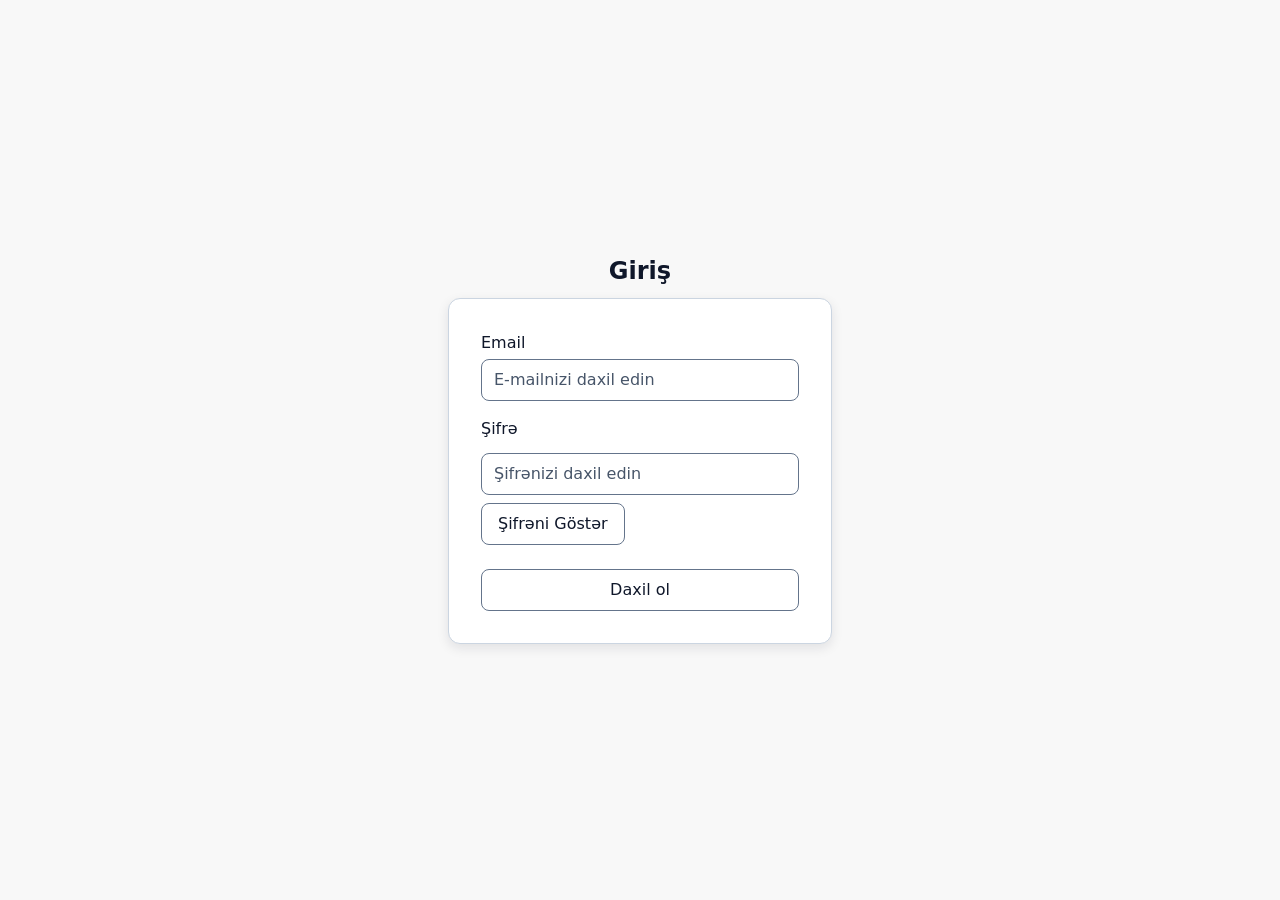
<file: index.html>
<!DOCTYPE html>
<html lang="az">

<head>
    <meta charset="UTF-8">
    <meta name="viewport" content="width=device-width, initial-scale=1.0">
    <title>Giriş - Kurs Mərkəzi Paneli</title>
    <link rel="stylesheet" href="css/tokens.css">
    <link rel="stylesheet" href="css/base.css">
    <link rel="stylesheet" href="css/layout.css">
    <link rel="stylesheet" href="css/components.css">
</head>

<body>
    <!--Əsas hissə-->
    <main>
        <h1>Giriş</h1>
        <form id="loginForm">
            <div>
                <label for="email">Email</label>
                <input type="email" id="email" name="email" placeholder="E-mailnizi daxil edin" required>
            </div>
            <div>
                <label for="password">Şifrə</label>
                <input type="password" id="password" name="password" placeholder="Şifrənizi daxil edin" required>
                <button type="button" id="togglePassword" aria-controls="password">Şifrəni Göstər</button>
            </div>
            <p id="errorMessage" role="alert" hidden>Şifrənizi düzgün daxil edin</p>
            <button type="submit">Daxil ol</button>
        </form>
    </main>
    <script src="js/api.js" defer></script>
    <script src="js/ui.js" defer></script>
</body>

</html>
</file>
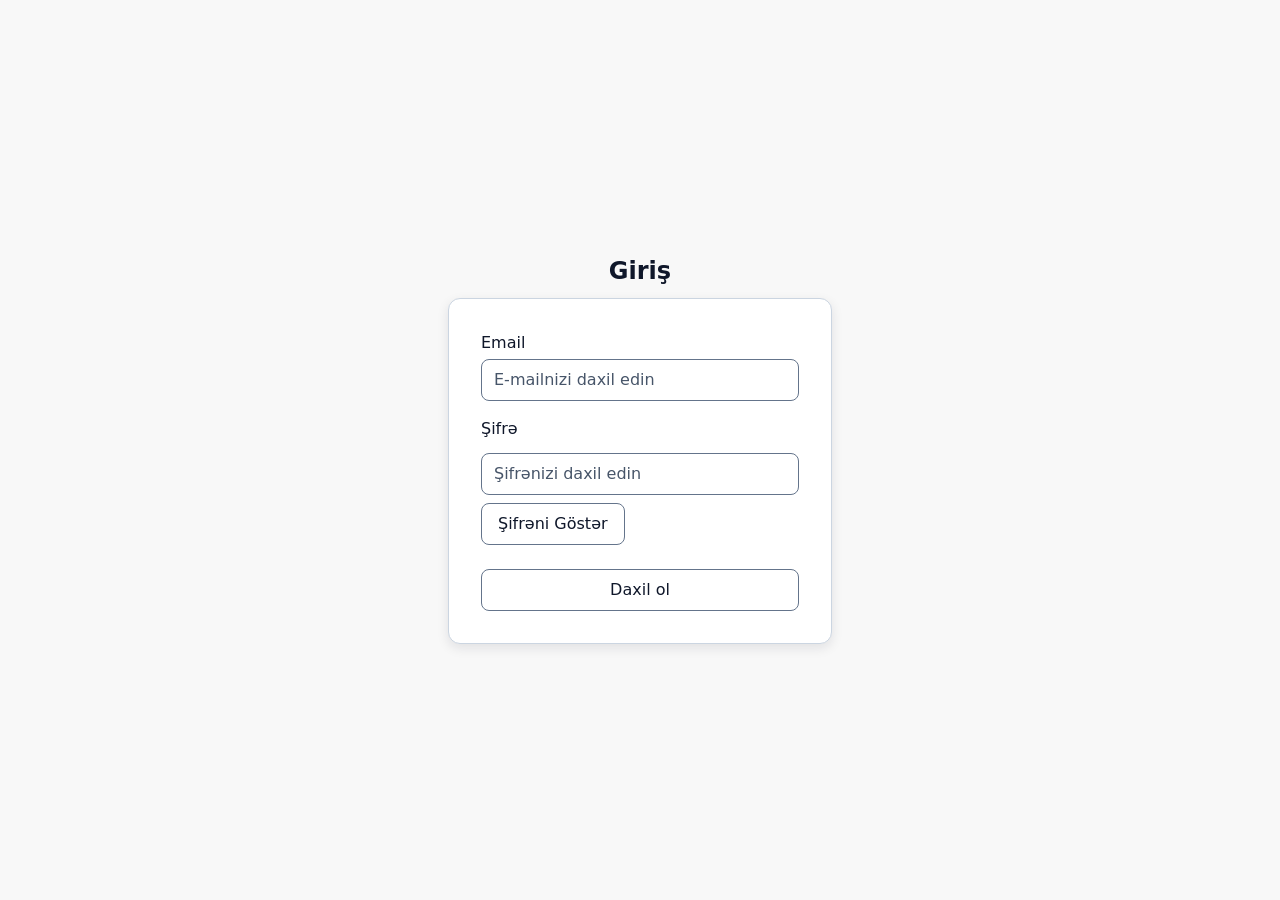
<file: html/index.html>
<!DOCTYPE html>
<html lang="az">

<head>
    <meta charset="UTF-8">
    <meta name="viewport" content="width=device-width, initial-scale=1.0">
    <title> Giriş - Kurs Mərkəzi Paneli</title>
    <link rel="stylesheet" href="/css/tokens.css">
    <link rel="stylesheet" href="/css/base.css">
    <link rel="stylesheet" href="/css/layout.css">
    <link rel="stylesheet" href="/css/components.css">
</head>

<body>
    <!--Əsas hissə-->
    <main>
        <h1>Giriş</h1>
        <form id="loginForm">
            <div>
                <label for="email">Email</label>
                <input type="email" id="email" name="email" placeholder="E-mailnizi daxil edin" required>
            </div>
            <div>
                <label for="password">Şifrə</label>
                <input type="password" id="password" name="password" placeholder="Şifrənizi daxil edin" required>
                <button type="button" id="togglePassword" aria-controls="password">Şifrəni Göstər</button>
            </div>
            <p id="errorMessage" role="alert" hidden>Şifrənizi düzgün daxil edin</p>
            <button type="submit">Daxil ol</button>
        </form>
    </main>
    <script src="/js/api.js" defer></script>
    <script src="/js/ui.js" defer></script>
</body>

</html>
</file>
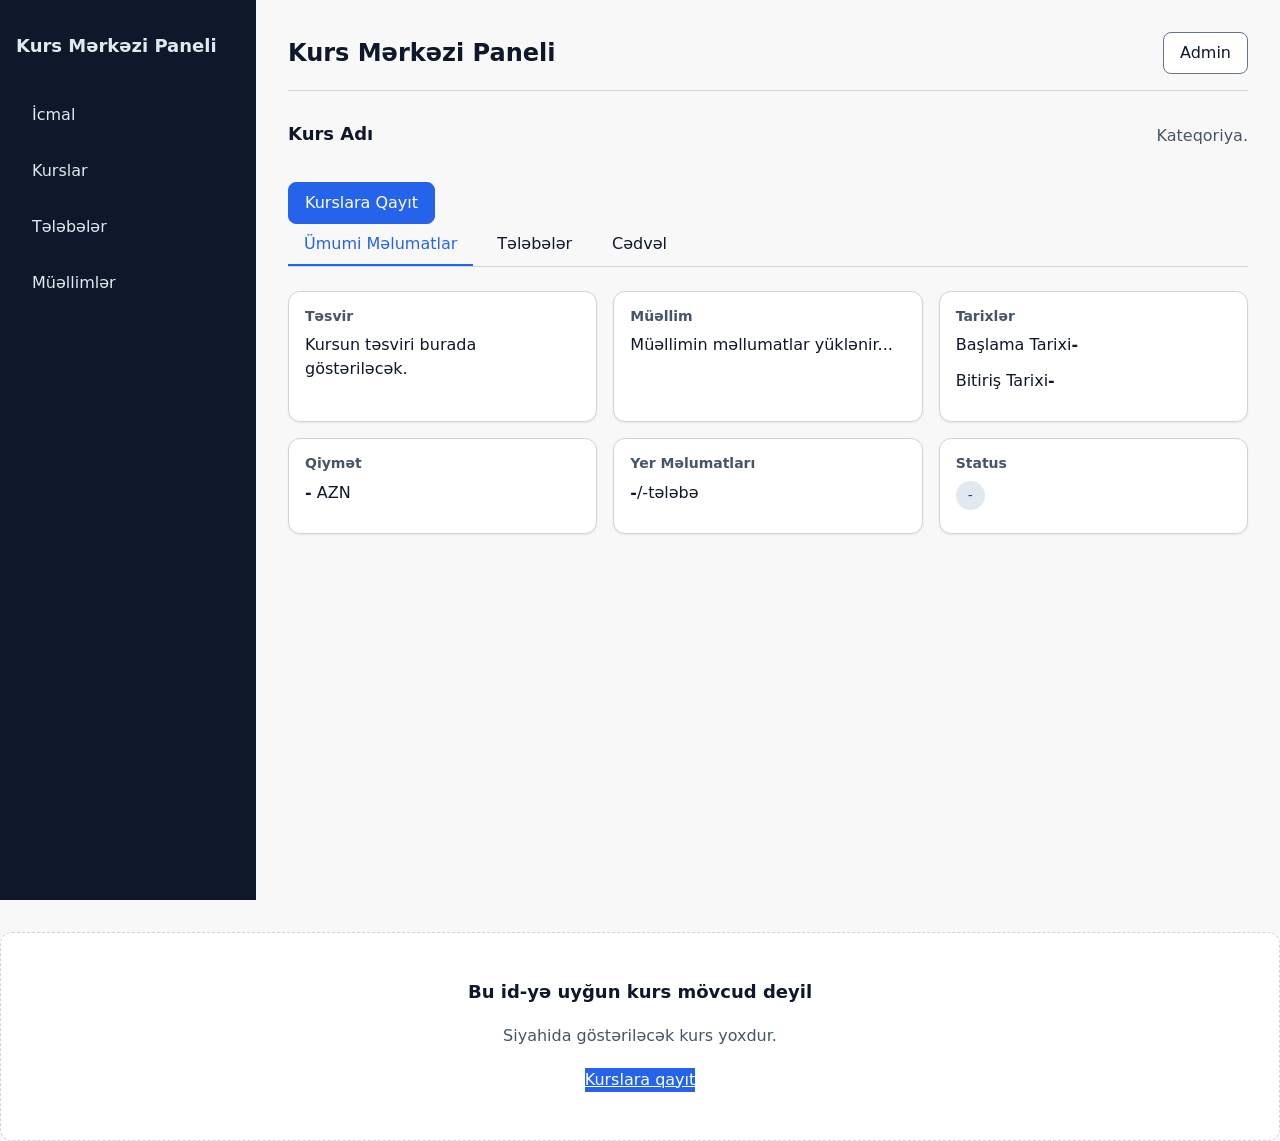
<file: kurs.html>
<!DOCTYPE html>
<html lang="az">

<head>
    <meta charset="UTF-8">
    <meta name="viewport" content="width=device-width, initial-scale=1.0">
    <title>Kurs Mərkəzi Paneli</title>
    <link rel="stylesheet" href="css/tokens.css">
    <link rel="stylesheet" href="css/base.css">
    <link rel="stylesheet" href="css/layout.css">
    <link rel="stylesheet" href="css/components.css">
</head>

<body>

    <!-- mobil sidebar -->
    <button class="menu-button" type="button" aria-label="Menyunu aç" aria-expanded="false"
        aria-controls="sidebar">☰</button>

    <!-- yan panel -->
    <aside class="sidebar" id="sidebar">
        <p class="sidebar-title"> Kurs Mərkəzi Paneli</p>
        <nav aria-label="Əsas naviqasiya">
            <a href="panel.html">İcmal</a>
            <a href="kurslar.html">Kurslar</a>
            <a href="telebeler.html">Tələbələr</a>
            <a href="muellimler.html">Müəllimlər</a>
        </nav>
    </aside>

    <!--Əsas hissə-->
    <div class="main-content">
        <!-- yuxarı hissə -->
        <header class="topbar">
            <h1 id="pageTitle">Kurs Mərkəzi Paneli</h1>
            <div class="user-menu">
                <button type="button">Admin</button>
                <div id="dropdown" class="dropdown" hidden>
                    <div class="dropdown-content">
                        <div class="admin-card">
                            <div class="admin-avatar">
                                <label for="profileImageInput" class="avatar-label">
                                    <input type="file" id="profileImageInput" accept="image/*" hidden>
                                    <img src="data/def.png" alt="Admin Avatar" id="profileImage">
                                </label>
                                <strong>Admin</strong>
                                <small>admin@example.com</small>
                            </div>
                        </div>
                    </div>
                    <a href="#">Profil</a>
                    <a href="#">Ayarlar</a>
                    <a href="#">Parolu idarə et</a>
                    <a href="#">Yeni profil əlavə et</a>
                    <button type="button" id="logoutButton">Çıxış</button>
                </div>
            </div>
        </header>
        <!--sehife mezmunu-->
        <div class="page-content">
            <div class="loading-state" role="status" hidden>
                <div class="skeleton"></div>
                <div class="skeleton"></div>
                <div class="skeleton"></div>
            </div>
            <div class="page-header">
                <h2 id="courseName">Kurs Adı</h2>
                <p id="courseCategory">Kateqoriya.</p>
            </div>
            <button type="button" class="primary-button" id="addCourseButton"><a href="kurslar.html"
                    class="secondary-button"></a>Kurslara Qayıt</button>
        </div>

        <main>
            <!-- Tablar -->
            <div class="tabs">
                <button class="tab-button active" data-tab="general" type="button">Ümumi Məlumatlar</button>
                <button class="tab-button" data-tab="students" type="button">Tələbələr</button>
                <button class="tab-button" data-tab="schedule" type="button">Cədvəl</button>
            </div>
            <!-- Ümumi Məlumatlar -->
            <div class="tab-content active" id="general">
                <div class="course-info">
                    <!-- tesvir -->
                    <div class="info-card">
                        <h2>Təsvir</h2>
                        <p id="courseDescription">Kursun təsviri burada göstəriləcək.</p>
                    </div>
                    <!-- Müəllim  -->
                    <div class="info-card">
                        <h2>Müəllim</h2>
                        <p id="courseTeacher">Müəllimin məllumatlar yüklənir...</p>
                    </div>
                    <!-- Tarixlər -->
                    <div class="info-card">
                        <h2>Tarixlər</h2>
                        <p> Başlama Tarixi<strong id="courseStartDate">-</strong></p>
                        <p> Bitiriş Tarixi<strong id="courseEndDate">-</strong></p>
                    </div>
                    <!-- Qiymət -->
                    <div class="info-card">
                        <h2>Qiymət</h2>
                        <p><strong id="coursePrice">-</strong> AZN</p>
                    </div>
                    <!-- Yer Məlumatları -->
                    <div class="info-card">
                        <h2>Yer Məlumatları</h2>
                        <p><strong id="courseStudentCount">-</strong>/<span id="courseLocation">-</span>tələbə</p>
                    </div>
                    <!-- Status -->
                    <div class="info-card">
                        <h2>Status</h2>
                        <span id="courseStatus" class="status">-</span>
                    </div>
                </div>
            </div>
            <!-- Tələbələr -->
            <div class="tab-content" id="students" hidden>
                <div class="section-header">
                    <h2>Tələbələr</h2>
                    <button type="button" class="primary-button" id="addStudentButton">+ Yeni Tələbə Əlavə Et</button>
                    <p> Bu kursa yazılan tələbələr </p>
                </div>

                <div class="table-container">
                    <table class="data-table">
                        <thead>
                            <tr>
                                <th>ID</th>
                                <th>Ad Soyad</th>
                                <th>E-Poct</th>
                                <th>Telefon</th>
                                <th>Qeydiyyat Tarixi</th>
                                <th>Status</th>
                            </tr>
                        </thead>
                        <tbody id="studentTableBody">
                            <!-- Tələbə məlumatları burada Js ile yuklenecek -->
                        </tbody>
                    </table>
                </div>
            </div>
            <!-- Cədvəl -->
            <div class="tab-content" id="schedule" hidden>
                <div class="section-header">
                    <h2>Dərs Cədvəli</h2>
                    <p> Bu kursun dərs cədvəli və saatları </p>
                </div>

                <div class="table-container">
                    <table class="data-table">
                        <thead>
                            <tr>
                                <th>Gün</th>
                                <th>Başlama Saatı</th>
                                <th>Müddət (dəq)</th>
                            </tr>
                        </thead>
                        <tbody id="scheduleTableBody">
                            <!-- Cədvəl məlumatları burada Js ile yuklenecek -->
                        </tbody>
                    </table>
                </div>
            </div>
            <div id="toast" class="toast" role="alert" aria-live="polite" hidden>
                <span id="toastMessage">Kurs məlumatları uğurla yeniləndi.</span>
            </div>
            <dialog id="studentModal">
                <form method="dialog" id="studentForm">
                    <h2 id="modalTitle">Yeni Tələbə əlavə et</h2>

                    <label for="studentAd">Ad Soyad:</label>
                    <input type="text" id="studentAd" name="ad" required>
                    <p class="field-error" id="studentAdError" hidden></p>

                    <label for="studentEmail">Email:</label>
                    <input type="email" id="studentEmail" name="epoct" required>
                    <p class="field-error" id="studentEmailError" hidden></p>

                    <label for="studentPhone">Telefon:</label>
                    <input type="tel" id="studentPhone" name="telefon" required>
                    <p class="field-error" id="studentPhoneError" hidden></p>

                    <label for="studentStatus">Status:</label>
                    <select id="studentStatus" name="status" required>
                        <option value="">Status seçin</option>
                        <option value="aktiv">Aktiv</option>
                        <option value="dondurulub">Dondurulub</option>
                        <option value="bitirib">Bitirib</option>
                    </select>

                    <div class="modal-actions">
                        <button type="submit" class="primary-button" id="saveStudentButton">Yadda saxla</button>
                        <button type="button" id="cancelButton">Ləğv et</button>
                    </div>
                </form>
            </dialog>

        </main>
    </div>
    <!-- Bos veziyyet -->
    <div class="empty-state" hidden>
        <h2>Bu id-yə uyğun kurs mövcud deyil</h2>
        <p>Siyahida göstəriləcək kurs yoxdur.</p>
        <a href="kurslar.html" class="primary-button">Kurslara qayıt</a>
    </div>
    <!-- Xəta veziyyet -->
    <div class="error-state" role="alert" hidden>
        <h2>Xəta baş verdi</h2>
        <p>Kurs məlumatlarını yükləmək mümkün olmadı. Zəhmət olmasa, yenidən cəhd edin.</p>
        <button type="button" class="primary-button">Yenidən Yüklə</button>
    </div>

    <script src="js/api.js" defer></script>
    <script src="js/ui.js" defer></script>
    <script src="js/kurslar.js" defer></script>
    <script src="js/telebeler.js" defer></script>

</body>

</html>
</file>
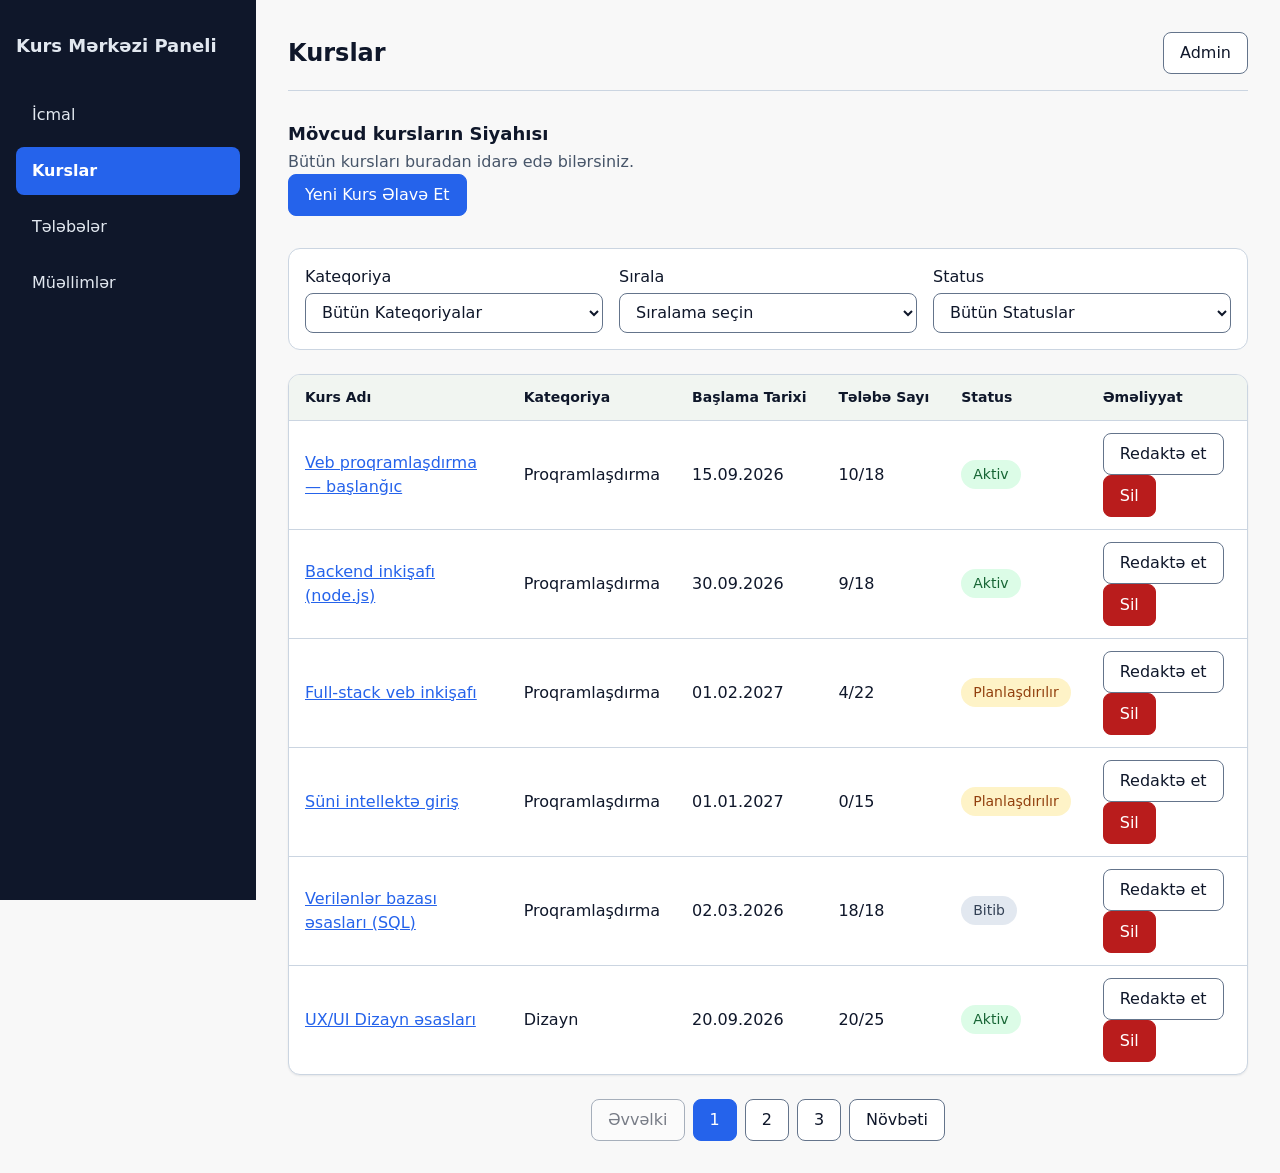
<file: kurslar.html>
<!DOCTYPE html>
<html lang="az">

<head>
    <meta charset="UTF-8">
    <meta name="viewport" content="width=device-width, initial-scale=1.0">
    <title>Kurslar - Kurs Mərkəzi Paneli</title>
    <link rel="stylesheet" href="css/tokens.css">
    <link rel="stylesheet" href="css/base.css">
    <link rel="stylesheet" href="css/layout.css">
    <link rel="stylesheet" href="css/components.css">
</head>

<body>

    <!-- mobil sidebar -->
    <button class="menu-button" type="button" aria-label="Menyunu aç" aria-expanded="false"
        aria-controls="sidebar">☰</button>

    <!-- yan panel -->
    <aside class="sidebar" id="sidebar">
        <p class="sidebar-title"> Kurs Mərkəzi Paneli</p>
        <nav aria-label="Əsas naviqasiya">
            <a href="panel.html">İcmal</a>
            <a href="kurslar.html" aria-current="page">Kurslar</a>
            <a href="telebeler.html">Tələbələr</a>
            <a href="muellimler.html">Müəllimlər</a>
        </nav>
    </aside>

    <!--Əsas hissə-->
    <div class="main-content">
        <header class="topbar">
            <h1 id="pageTitle">Kurslar</h1>
            <div class="user-menu">
                <button type="button">Admin</button>
                <div id="dropdown" class="dropdown" hidden>
                    <div class="dropdown-content">
                        <div class="admin-card">
                            <div class="admin-avatar">
                                <label for="profileImageInput" class="avatar-label">
                                    <input type="file" id="profileImageInput" accept="image/*" hidden>
                                    <img src="data/def.png" alt="Admin Avatar" id="profileImage">
                                </label>
                                <strong>Admin</strong>
                                <small>admin@example.com</small>
                            </div>
                        </div>
                    </div>
                    <a href="#">Profil</a>
                    <a href="#">Ayarlar</a>
                    <a href="#">Parolu idarə et</a>
                    <a href="#">Yeni profil əlavə et</a>
                    <button type="button" id="logoutButton">Çıxış</button>
                </div>
            </div>
        </header>
        <!-- esas mezmun -->
        <main>
            <div class="page-header">
                <div>
                    <h2>Mövcud kursların Siyahısı</h2>
                    <p>Bütün kursları buradan idarə edə bilərsiniz.</p>
                    <button type="button" class="primary-button" id="addCourseButton">Yeni Kurs Əlavə Et</button>
                </div>
            </div>
            <form class="filters" aria-label="Kursları filtirlə">
                <div class="filter-group">
                    <label for="category">Kateqoriya</label>
                    <select id="category" name="kateqoriya">
                        <option value="">Bütün Kateqoriyalar</option>
                        <option value="proqramlasdirma">Proqramlaşdırma</option>
                        <option value="dil">Dil</option>
                        <option value="dizayn">Dizayn</option>
                    </select>
                </div>
                <div class="filter-group">
                    <label for="sort">Sırala</label>
                    <select id="sort" name="sort">
                        <option value="">Sıralama seçin</option>
                        <option value="ad">Ad </option>
                        <option value="baslamaTarixi">Başlama Tarixi</option>
                        <option value="yazilanSayi">Tələbə Sayı</option>
                    </select>
                </div>
                <div class="filter-group">
                    <label for="status">Status</label>
                    <select id="status" name="status">
                        <option value="">Bütün Statuslar</option>
                        <option value="aktiv">Aktiv</option>
                        <option value="bitib">Bitib</option>
                        <option value="planlasdirilir">Planlaşdırılır</option>
                    </select>
                </div>
            </form>
            <!-- kurslar cədvəli -->
            <div class="table-container">
                <table aria-label="Kurslar cədvəli">
                    <thead>
                        <tr>
                            <th scope="col"> Kurs Adı</th>
                            <th scope="col">Kateqoriya</th>
                            <th scope="col">
                                Başlama Tarixi
                            </th>
                            <th scope="col"> Tələbə Sayı </th>
                            <th scope="col">Status</th>
                            <th scope="col">Əməliyyat</th>
                        </tr>
                    </thead>
                    <tbody id="courseTableBody">
                        <!-- Kurs məlumatları burada dinamik olaraq əlavə olunacaq -->
                    </tbody>
                </table>
            </div>
            <nav class="pagination" aria-label="Kurslar üçün səhifələmə">
                <button type="button" id="prevPageButton">Əvvəlki</button>
                <button type="button" class="active">1</button>
                <button type="button">2</button>
                <button type="button" id="nextPageButton">Növbəti</button>
            </nav>
            <div class="empty-state" hidden>
                <h2>Kurs hələ əlavə edilməyib</h2>
                <p>Siyahıda göstəriləcək kurs yoxdur.</p>
                <button type="button" class="primary-button" id="addCourseButtonEmpty">Kurs əlavə et</button>
            </div>
            <!-- Xəta veziyyet -->
            <div class="error-state" role="alert" hidden>
                <h2>Xəta baş verdi</h2>
                <p>Kurs məlumatlarını yükləmək mümkün olmadı. Zəhmət olmasa, yenidən cəhd edin.</p>
                <button type="button" class="primary-button" id="retryButton">Yenidən cəhd edin</button>
            </div>
            <div class="loading-state" role="status" hidden>
                <div class="skeleton"></div>
                <div class="skeleton"></div>
                <div class="skeleton"></div>
            </div>
            <dialog id="courseModal">
                <form method="dialog" id="courseForm">
                    <h2 id="courseModalTitle">Yeni Kurs Əlavə Et</h2>

                    <label for="courseAd">Kurs adı</label>
                    <input type="text" id="courseAd" name="ad" required>
                    <p class="field-error" id="courseAdError" hidden></p>

                    <label for="courseKateqoriya">Kateqoriya</label>
                    <select id="courseKateqoriya" name="kateqoriya" required>
                        <option value="">Seçin</option>
                        <option value="proqramlasdirma">Proqramlaşdırma</option>
                        <option value="dizayn">Dizayn</option>
                        <option value="dil">Dil</option>
                    </select>
                    <p class="field-error" id="courseKateqoriyaError" hidden></p>

                    <label for="courseMuellim">Müəllim</label>
                    <select id="courseMuellim" name="muellimId" required>
                        <option value=""> Müəllim seçin</option>
                    </select>
                    <p class="field-error" id="courseMuellimError" hidden></p>

                    <label for="courseBaslama">Başlama tarixi</label>
                    <input type="date" id="courseBaslama" name="baslamaTarixi" required>
                    <p class="field-error" id="courseBaslamaError" hidden></p>

                    <label for="courseBitme">Bitmə tarixi</label>
                    <input type="date" id="courseBitme" name="bitmeTarixi" required>
                    <p class="field-error" id="courseBitmeError" hidden></p>

                    <label for="courseQiymet">Qiymət (AZN)</label>
                    <input type="number" id="courseQiymet" name="qiymet" min="0" required>
                    <p class="field-error" id="courseQiymetError" hidden></p>

                    <label for="courseYerSayi">Yer sayı</label>
                    <input type="number" id="courseYerSayi" name="yerSayi" min="1" required>
                    <p class="field-error" id="courseYerSayiError" hidden></p>
                    <div class="modal-actions">
                        <button type="submit" class="primary-button" id="saveCourseButton">Yadda saxla</button>
                        <button type="button" id="cancelCourseButton">Ləğv et</button>
                    </div>
                </form>
            </dialog>
            <dialog id="deleteCourseModal">
                <form method="dialog">
                    <h2>Təsdiqləmə</h2>
                    <p>Bu kursu silmək istədiyinizə əminsinizmi?</p>
                    <div class="modal-actions">
                        <button type="submit" class="primary-button" id="confirmDeleteCourseButton">Bəli, sil</button>
                        <button type="button" id="cancelDeleteCourseButton">Ləğv et</button>
                    </div>
                </form>
            </dialog>
        </main>
        <!-- toast  -->
         <div class="toast" id="toast" role="alert" aria-live="polite" hidden>
                <span id="toastMessage"></span>
            </div>
    </div>
    <script src="js/api.js" defer></script>
    <script src="js/ui.js" defer></script>
    <script src="js/kurslar.js" defer></script>

</body>

</html>
</file>
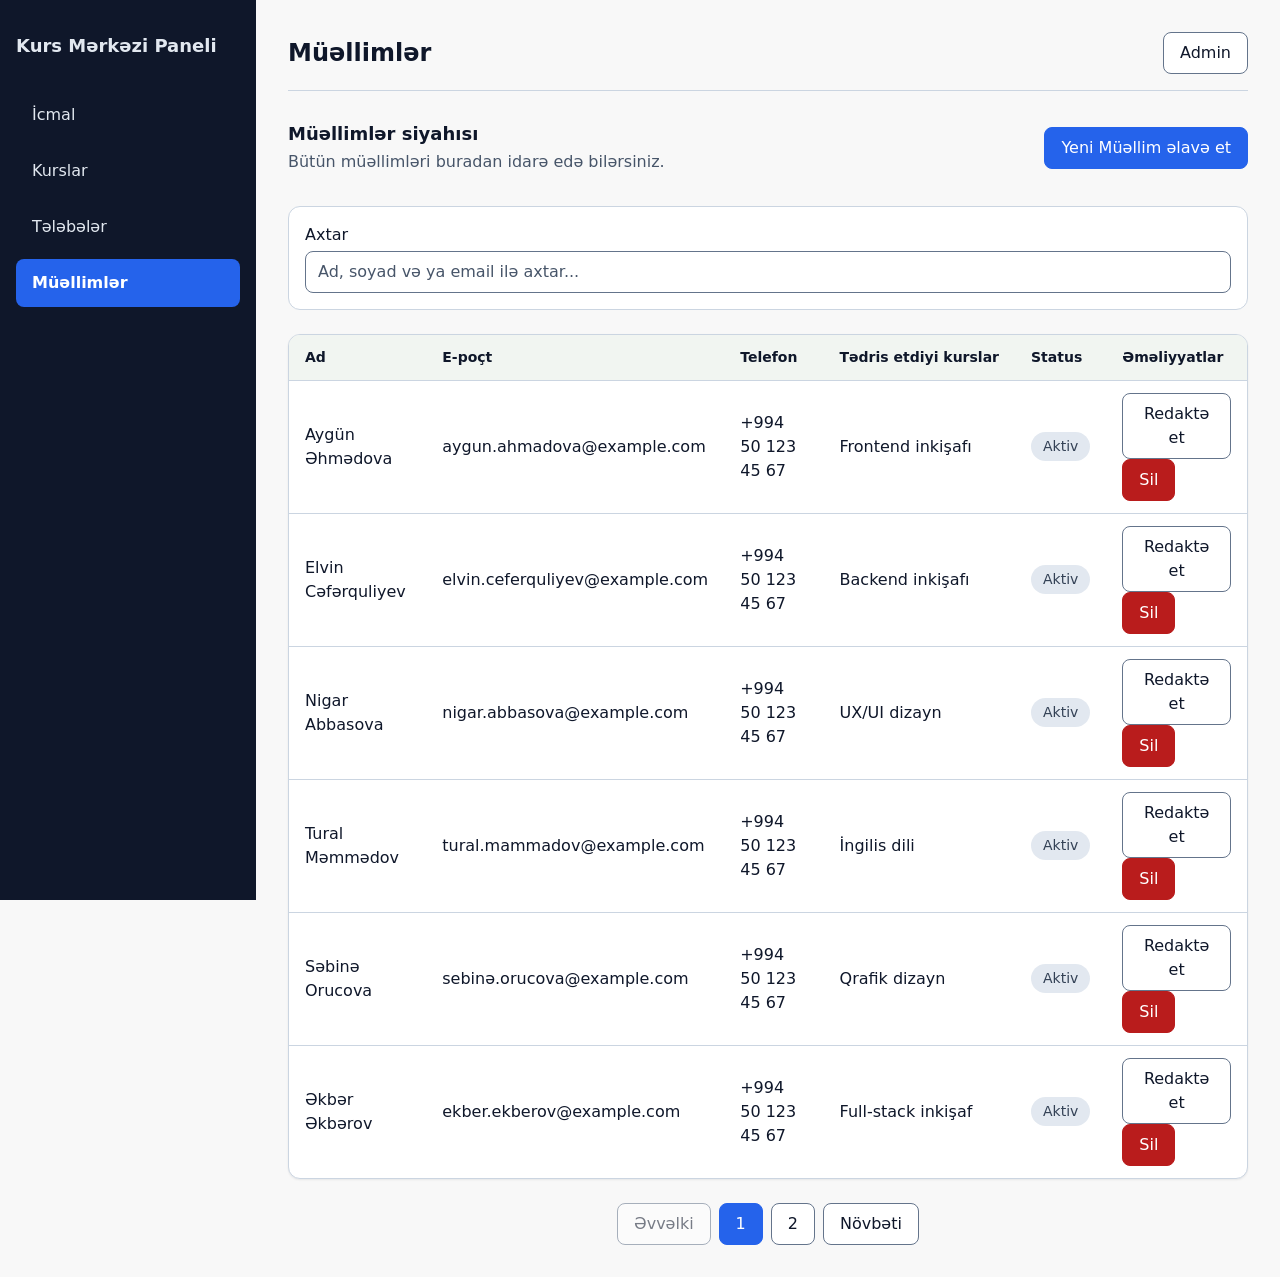
<file: muellimler.html>
<!DOCTYPE html>
<html lang="az">

<head>
    <meta charset="UTF-8">
    <meta name="viewport" content="width=device-width, initial-scale=1.0">
    <title>Müəllimlər - Kurs Mərkəzi Paneli</title>
    <link rel="stylesheet" href="css/tokens.css">
    <link rel="stylesheet" href="css/base.css">
    <link rel="stylesheet" href="css/layout.css">
    <link rel="stylesheet" href="css/components.css">
</head>

<body>

    <!-- mobil sidebar -->
    <button class="menu-button" type="button" aria-label="Menyunu aç" aria-expanded="false"
        aria-controls="sidebar">☰</button>

    <!-- yan panel -->
    <aside class="sidebar" id="sidebar">
        <p class="sidebar-title"> Kurs Mərkəzi Paneli</p>
        <nav aria-label="Əsas naviqasiya">
            <a href="panel.html">İcmal</a>
            <a href="kurslar.html">Kurslar</a>
            <a href="telebeler.html">Tələbələr</a>
            <a href="muellimler.html" aria-current="page">Müəllimlər</a>
        </nav>
    </aside>
    <!--Əsas hissə-->
    <div class="main-content">
        <!-- topbar -->
        <header class="topbar">
            <h1 id="pageTitle">Müəllimlər</h1>
            <div class="user-menu">
                <button type="button">Admin</button>
                <div id="dropdown" class="dropdown" hidden>
                    <div class="dropdown-content">
                        <div class="admin-card">
                            <div class="admin-avatar">
                                <label for="profileImageInput" class="avatar-label">
                                    <input type="file" id="profileImageInput" accept="image/*" hidden>
                                    <img src="data/def.png" alt="Admin Avatar" id="profileImage">
                                </label>
                                <strong>Admin</strong>
                                <small>admin@example.com</small>
                            </div>
                        </div>
                    </div>
                    <a href="#">Profil</a>
                    <a href="#">Ayarlar</a>
                    <a href="#">Parolu idarə et</a>
                    <a href="#">Yeni profil əlavə et</a>
                    <button type="button" id="logoutButton">Çıxış</button>
                </div>
            </div>
        </header>
        <main>
            <div class="page-header">
                <div>
                    <h2>Müəllimlər siyahısı</h2>
                    <p>Bütün müəllimləri buradan idarə edə bilərsiniz.</p>
                </div>
                <button type="button" class="primary-button" id="addTeacherButton">Yeni Müəllim əlavə et</button>
            </div>



            <!-- filter -->
            <form class="filters" aria-label="Müəllimləri filtirlə">
                <!-- search -->
                <div class="filter-group">
                    <label for="teachersearch">Axtar</label>
                    <input type="text" id="teachersearch" placeholder="Ad, soyad və ya email ilə axtar...">
                </div>


                <!-- status filter -->
                <!-- <div class="filter-group">
                    <label for="status">Status</label>
                    <select id="status" name="status">
                        <option value="">Bütün statuslar</option>
                        <option value="aktiv">Aktiv</option>
                        <option value="bitirib">Bitirib</option>
        
                    </select>
                </div> -->
            </form>



            <!-- teacher table -->
            <div class="table-container">
                <table aria-label="Müəllimlər cədvəli">
                    <thead>
                        <tr>
                            <th>Ad</th>
                            <th>E-poçt</th>
                            <th>Telefon</th>
                            <th>Tədris etdiyi kurslar</th>
                            <th>Status</th>
                            <th>Əməliyyatlar</th>
                        </tr>
                    </thead>
                    <tbody id="teacherTableBody">
                        <!-- Müəllimlər buraya əlavə olunacaq -->

                    </tbody>
                </table>
            </div>



            <!-- pagination -->
            <nav class="pagination" aria-label="Müəllimlər üçün səhifələmə">
                <button type="button" id="prevPageButton">Əvvəlki</button>
                <button type="button" class="active">1</button>
                <button type="button">2</button>
                <button type="button">3</button>
                <button type="button" id="nextPageButton">Növbəti</button>
            </nav>




            <!-- empty state -->
            <section class="empty-state" hidden>
                <h2>Müəllim əlavə edilməyib</h2>
                <p>Yeni müəllim əlavə etmək üçün yuxarıdakı "+ Yeni Müəllim əlavə et" düyməsini istifadə edin.</p>
                <button type="button" class="primary-button" id="addTeacherButtonEmpty">+ Yeni Müəllim əlavə
                    et</button>
            </section>



            <!-- loading state -->
            <div class="loading-state" role="status" hidden>
                <div class="skeleton"></div>
                <div class="skeleton"></div>
                <div class="skeleton"></div>
            </div>





            <!-- add edit teacher modal -->
            <dialog id="teacherModal">
                <form method="dialog" id="teacherForm">
                    <h2 id="modalTitle">Yeni Müəllim əlavə et</h2>

                    <label for="teacherAd">Ad Soyad:</label>
                    <input type="text" id="teacherAd" name="ad" required>
                    <p class="field-error" id="teacherAdError" hidden></p>

                    <label for="teacherEmail">Email:</label>
                    <input type="email" id="teacherEmail" name="email" required>
                    <p class="field-error" id="teacherEmailError" hidden></p>

                    <label for="teacherPhone">Telefon:</label>
                    <input type="tel" id="teacherPhone" name="telefon" required>
                    <p class="field-error" id="teacherPhoneError" hidden></p>

                    <label for="teacherCourse">Kurs:</label>
                    <select id="teacherCourse" name="kursId" required>
                        <option value=""> Seçin</option>
                    </select>
                    <p class="field-error" id="teacherCourseError" hidden></p>

                    <!-- <label for="teacherStatus">Status seçin</label>
                    <select id="teacherStatus" name="status" required>
                        <option value="">Seçin</option>
                        <option value="aktiv">Aktiv</option>
                        <option value="dondurulub">Dondurulub</option>
                        <option value="bitirib">Bitirib</option>
                    </select> -->

                    <div class="modal-actions">
                        <button type="submit" class="primary-button" id="saveTeacherButton">Yadda saxla</button>
                        <button type="button" id="cancelButton">Ləğv et</button>
                    </div>
                </form>
            </dialog>





            <!-- delete confirmation modal -->
            <dialog id="deleteConfirmationModal">
                <form method="dialog">
                    <h2>Təsdiqləmə</h2>
                    <p>Bu müəllimi silmək istədiyinizə əminsinizmi?</p>
                    <div class="modal-actions">
                        <button type="submit" class="primary-button" id="confirmDeleteButton">Bəli, sil</button>
                        <button type="button" id="cancelDeleteButton">Ləğv et</button>
                    </div>
                </form>
            </dialog>
            <!-- error modal -->
            <div class="error-state" role="alert" hidden>
                <h2>Məlumat yüklənmədi</h2>
                <p>Müəllim məlumatlarını yükləyərkən xəta baş verdi.</p>
                <button type="button" class="primary-button" id="retryButton">Yenidən cəhd edin</button>
            </div>
            <!-- Toast -->
            <div class="toast" id="toast" role="alert" aria-live="polite" hidden>
                <span id="toastMessage"></span>
            </div>
        </main>
    </div>
    <!-- shared UI JS -->
    <script src="js/api.js" defer></script>
    <script src="js/ui.js" defer> </script>
    <script src="js/telebeler.js" defer></script>
    <script src="js/muellimler.js" defer></script>
</body>
</file>
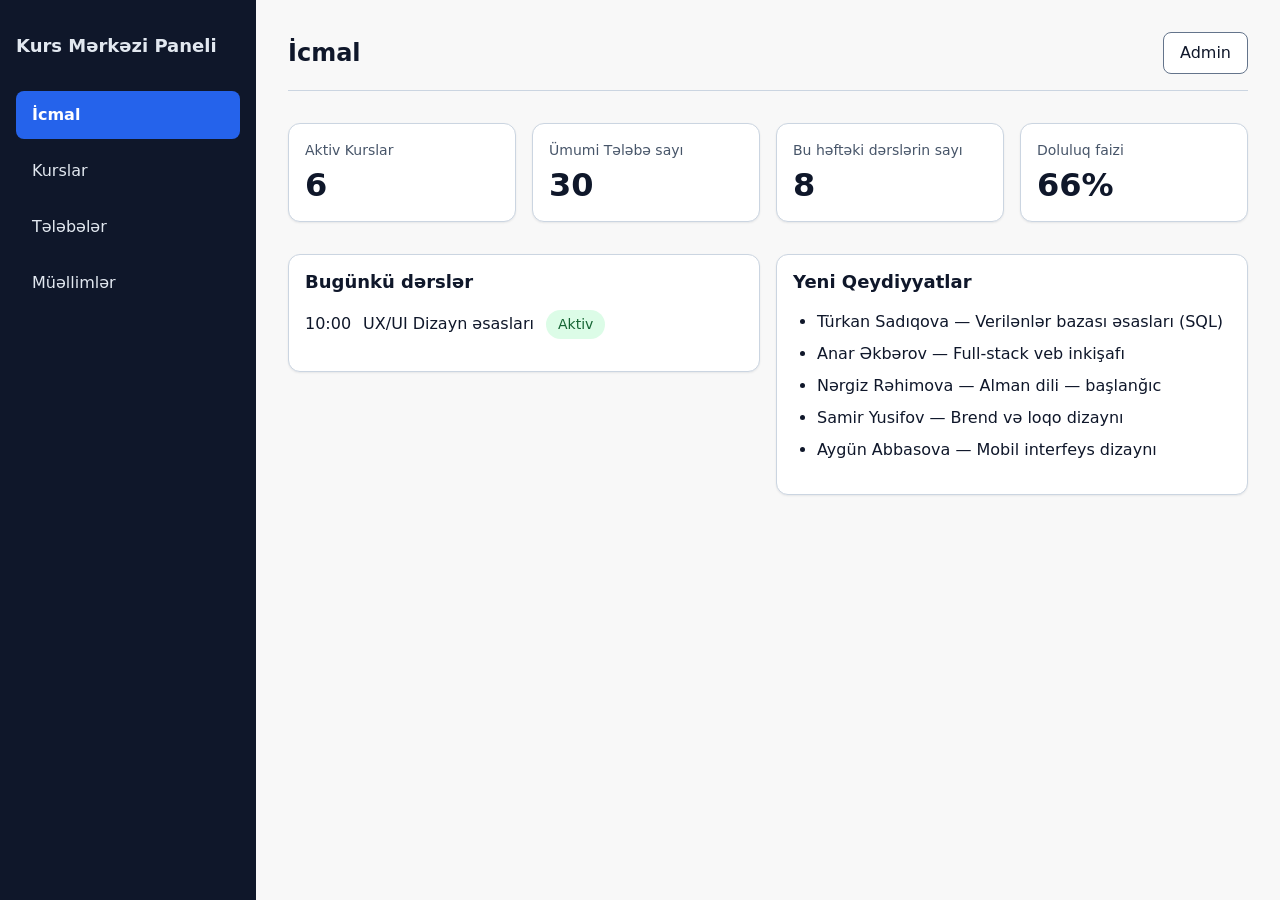
<file: panel.html>
<!DOCTYPE html>
<html lang="az">

<head>
    <meta charset="UTF-8">
    <meta name="viewport" content="width=device-width, initial-scale=1.0">
    <title>İcmal - Kurs Mərkəzi Paneli</title>
    <link rel="stylesheet" href="css/tokens.css">
    <link rel="stylesheet" href="css/base.css">
    <link rel="stylesheet" href="css/layout.css">
    <link rel="stylesheet" href="css/components.css">
</head>

<body>

    <!-- mobil sidebar -->
    <button class="menu-button" type="button" aria-label="Menyunu aç" aria-expanded="false"
        aria-controls="sidebar">☰</button>

    <!-- yan panel -->
    <aside class="sidebar" id="sidebar">
        <p class="sidebar-title"> Kurs Mərkəzi Paneli</p>
        <nav aria-label="Əsas naviqasiya">
            <a href="panel.html" aria-current="page">İcmal</a>
            <a href="kurslar.html">Kurslar</a>
            <a href="telebeler.html">Tələbələr</a>
            <a href="muellimler.html">Müəllimlər</a>
        </nav>
    </aside>

    <!-- admin buttonu -->


    <!--Əsas hissə-->
    <div class="main-content">
        <!-- yuxarı hissə -->
        <header class="topbar">
            <h1 id="pageTitle">İcmal</h1>
            <div class="user-menu">
                <button type="button">Admin</button>
                <div id="dropdown" class="dropdown" hidden>
                    <div class="dropdown-content">
                        <div class="admin-card">
                            <div class="admin-avatar">
                               <label for="profileImageInput" class="avatar-label">
                                    <input type="file" id="profileImageInput" accept="image/*" hidden>
                                    <img src="data/def.png" alt="Admin Avatar" id="profileImage">
                                </label>
                                <strong>Admin</strong>
                                <small>admin@example.com</small>
                            </div>
                        </div>
                    </div>
                     <a href="#">Profil</a>
                     <a href="#">Ayarlar</a>
                     <a href="#">Parolu idarə et</a>
                     <a href="#">Yeni profil əlavə et</a>
                    <button type="button" id="logoutButton">Çıxış</button>
                </div>
            </div>
        </header>
        <!-- Dashboard Content -->
        <main class="dashboard">
            <!-- statistics kartlar -->
            <div class="statistics" id="statsContainer">
                <div class="card skeleton"></div>
                <div class="card skeleton"></div>
                <div class="card skeleton"></div>
                <div class="card skeleton"></div>
            </div>

            <!-- bugunku dersler -->
            <div class="dashboard-content" id="dashboardContent" hidden>
                <div class="lessons-block">
                    <section class="lessons">
                        <h2>Bugünkü dərslər</h2>
                        <ul id="todayLessonsList">
                            <li>
                                <time>10:00</time>
                                <span>HTML Giriş</span>
                                <span class="status">Aktiv</span>
                            </li>
                            <li>
                                <time>11:00</time>
                                <span>CSS Təməlləri</span>
                                <span class="status">Aktiv</span>
                            </li>
                            <li>
                                <time>12:00</time>
                                <span>JavaScript Giriş</span>
                                <span class="status">Aktiv</span>
                            </li>
                        </ul>
                    </section>
                </div>
                <div class="registrations">
                    <h2>Yeni Qeydiyyatlar</h2>
                    <ul id="registrationsList">
                        <li>Əli Məmmədov - HTML&CSS</li>
                        <li>Günay Əliyeva - JavaScript</li>
                        <li>Rəşad Həsənov - Python</li>
                    </ul>
                </div>
            </div>
        </main>
    </div>

    <!-- toast  -->
    <div id="toast" class="toast" role="status" hidden>
    </div>

    <!-- Bos veziyyet -->
    <div class="empty-state" hidden>
        <h2>Heç bir kurs əlavə edilməyib</h2>
        <p>Siyahida göstəriləcək kurs yoxdur.</p>
        <button type="button" class="primary-button">Kurs əlavə et</button>
    </div>

    <!-- Xəta veziyyet -->
    <div class="error-state" role="alert" hidden>
        <h2>Xəta baş verdi</h2>
        <p>Kurs məlumatlarını yükləmək mümkün olmadı. Zəhmət olmasa, yenidən cəhd edin.</p>
        <button type="button" class="primary-button">Yenidən Yüklə</button>
    </div>



    <script src="js/api.js" defer></script>
    <script src="js/ui.js" defer></script>
    <script src="js/kurslar.js" defer></script>
    <script src="js/telebeler.js" defer></script>

</body>

</html>
</file>
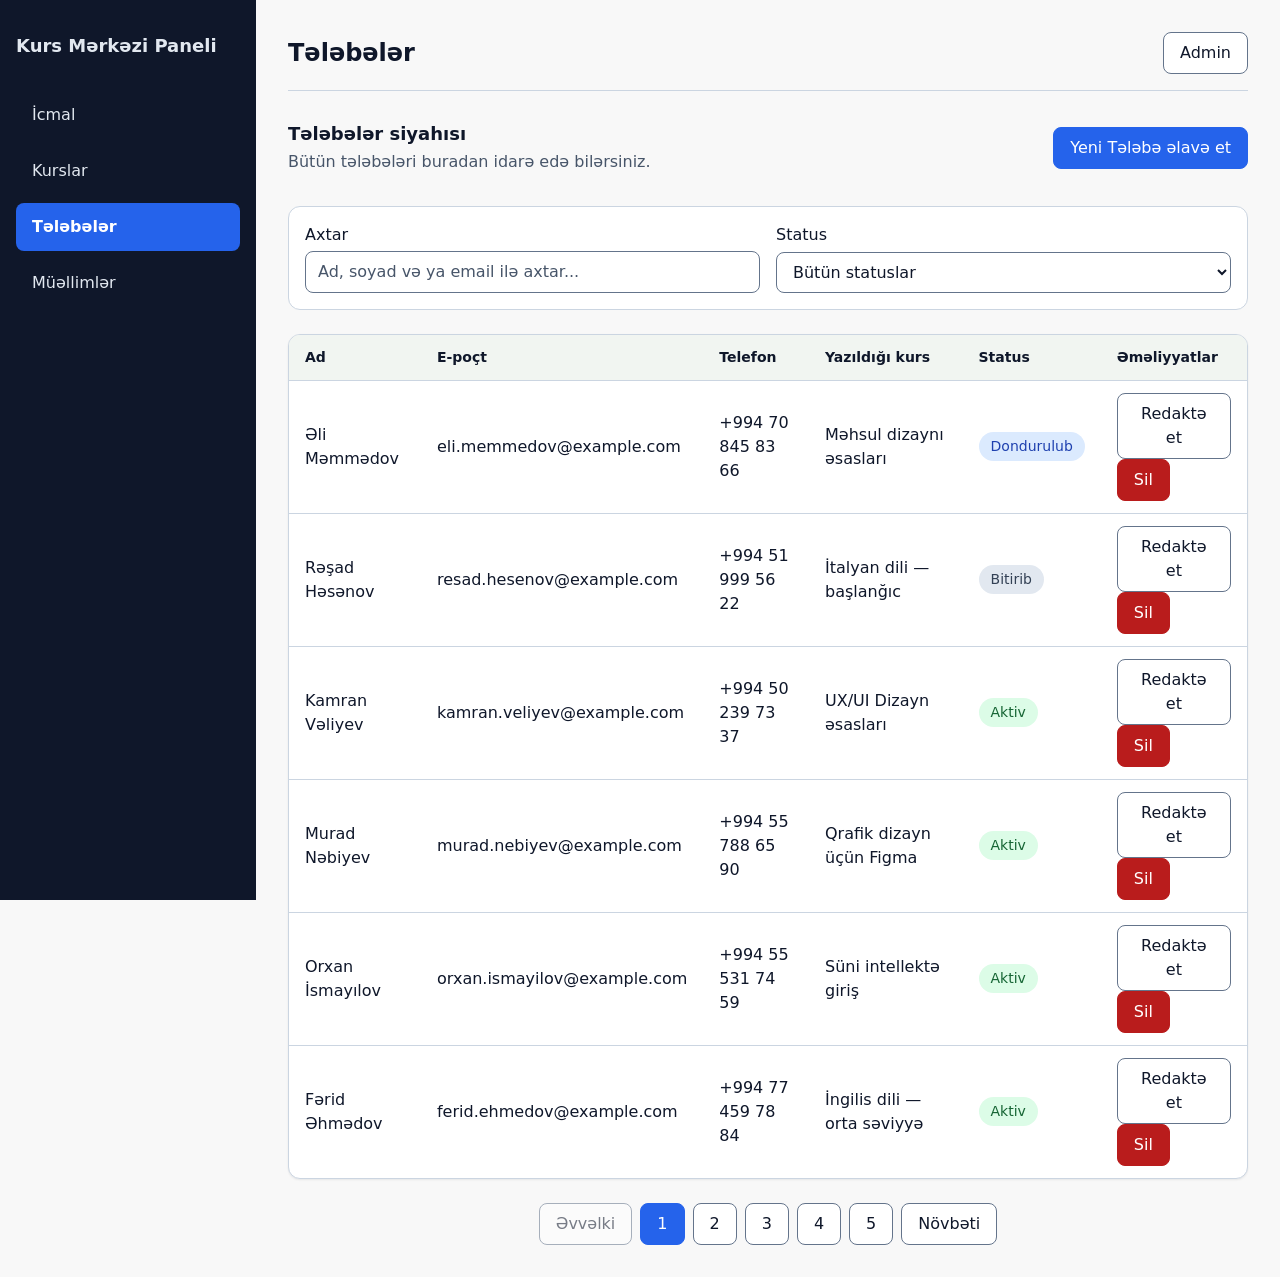
<file: telebeler.html>
<!DOCTYPE html>
<html lang="az">

<head>
    <meta charset="UTF-8">
    <meta name="viewport" content="width=device-width, initial-scale=1.0">
    <title>Tələbələr - Kurs Mərkəzi Paneli</title>
    <link rel="stylesheet" href="css/tokens.css">
    <link rel="stylesheet" href="css/base.css">
    <link rel="stylesheet" href="css/layout.css">
    <link rel="stylesheet" href="css/components.css">
</head>

<body>

    <!-- mobil sidebar -->
    <button class="menu-button" type="button" aria-label="Menyunu aç" aria-expanded="false"
        aria-controls="sidebar">☰</button>

    <!-- yan panel -->
    <aside class="sidebar" id="sidebar">
        <p class="sidebar-title"> Kurs Mərkəzi Paneli</p>
        <nav aria-label="Əsas naviqasiya">
            <a href="panel.html">İcmal</a>
            <a href="kurslar.html">Kurslar</a>
            <a href="telebeler.html" aria-current="page">Tələbələr</a>
            <a href="muellimler.html">Müəllimlər</a>
        </nav>
    </aside>



    <!--Əsas hissə-->
    <div class="main-content">
        <!-- topbar -->
        <header class="topbar">
            <h1 id="pageTitle">Tələbələr</h1>
            <div class="user-menu">
                <button type="button">Admin</button>
                <div id="dropdown" class="dropdown" hidden>
                    <div class="dropdown-content">
                        <div class="admin-card">
                            <div class="admin-avatar">
                                <label for="profileImageInput" class="avatar-label">
                                    <input type="file" id="profileImageInput" accept="image/*" hidden>
                                    <img src="data/def.png" alt="Admin Avatar" id="profileImage">
                                </label>
                                <strong>Admin</strong>
                                <small>admin@example.com</small>
                            </div>
                        </div>
                    </div>
                    <a href="#">Profil</a>
                    <a href="#">Ayarlar</a>
                    <a href="#">Parolu idarə et</a>
                    <a href="#">Yeni profil əlavə et</a>
                    <button type="button" id="logoutButton">Çıxış</button>
                </div>
            </div>
        </header>
        <main>
            <div class="page-header">
                <div>
                    <h2>Tələbələr siyahısı</h2>
                    <p>Bütün tələbələri buradan idarə edə bilərsiniz.</p>
                </div>
                <button type="button" class="primary-button" id="addStudentButton">Yeni Tələbə əlavə et</button>
            </div>



            <!-- filter -->
            <form class="filters" aria-label="Tələbələri filtirlə">
                <!-- search -->
                <div class="filter-group">
                    <label for="studentsearch">Axtar</label>
                    <input type="text" id="studentsearch" placeholder="Ad, soyad və ya email ilə axtar...">
                </div>


                <!-- status filter -->
                <div class="filter-group">
                    <label for="status">Status</label>
                    <select id="status" name="status">
                        <option value="">Bütün statuslar</option>
                        <option value="aktiv">Aktiv</option>
                        <option value="bitirib">Bitirib</option>
                        <option value="dondurulub">Dondurulub</option>
                    </select>
                </div>
            </form>



            <!-- student table -->
            <div class="table-container">
                <table aria-label="Tələbələr cədvəli">
                    <thead>
                        <tr>
                            <th>Ad</th>
                            <th>E-poçt</th>
                            <th>Telefon</th>
                            <th>Yazıldığı kurs</th>
                            <th>Status</th>
                            <th>Əməliyyatlar</th>
                        </tr>
                    </thead>
                    <tbody id="studentTableBody">
                        <!-- Tələbələr buraya əlavə olunacaq -->

                    </tbody>
                </table>
            </div>



            <!-- pagination -->
            <nav class="pagination" aria-label="Tələbələr üçün səhifələmə">
                <button type="button" id="prevPageButton">Əvvəlki</button>
                <button type="button" class="active">1</button>
                <button type="button">2</button>
                <button type="button">3</button>
                <button type="button" id="nextPageButton">Növbəti</button>
            </nav>




            <!-- empty state -->
            <section class="empty-state" hidden>
                <h2>Tələbə əlavə edilməyib</h2>
                <p>Yeni tələbə əlavə etmək üçün yuxarıdakı "+ Yeni Tələbə əlavə et" düyməsini istifadə edin.</p>
                <button type="button" class="primary-button" id="addStudentButtonEmpty">+ Yeni Tələbə əlavə
                    et</button>
            </section>



            <!-- loading state -->
            <div class="loading-state" role="status" hidden>
                <div class="skeleton"></div>
                <div class="skeleton"></div>
                <div class="skeleton"></div>
            </div>





            <!-- add edit student modal -->
            <dialog id="studentModal">
                <form method="dialog" id="studentForm">
                    <h2 id="modalTitle">Yeni Tələbə əlavə et</h2>

                    <label for="studentAd">Ad Soyad:</label>
                    <input type="text" id="studentAd" name="ad" required>
                    <p class="field-error" id="studentAdError" hidden></p>

                    <label for="studentEmail">Email:</label>
                    <input type="email" id="studentEmail" name="epoct" required>
                    <p class="field-error" id="studentEmailError" hidden></p>

                    <label for="studentPhone">Telefon:</label>
                    <input type="tel" id="studentPhone" name="telefon" required>
                    <p class="field-error" id="studentPhoneError" hidden></p>

                    <label for="studentCourse">Kurs:</label>
                    <select id="studentCourse" name="kursId" required>
                        <option value=""> Seçin</option>
                    </select>
                    <p class="field-error" id="studentCourseError" hidden></p>

                    <label for="studentStatus">Status seçin</label>
                    <select id="studentStatus" name="status" required>
                        <option value="">Seçin</option>
                        <option value="aktiv">Aktiv</option>
                        <option value="dondurulub">Dondurulub</option>
                        <option value="bitirib">Bitirib</option>
                    </select>

                    <div class="modal-actions">
                        <button type="submit" class="primary-button" id="saveStudentButton">Yadda saxla</button>
                        <button type="button" id="cancelButton">Ləğv et</button>
                    </div>
                </form>
            </dialog>





            <!-- delete confirmation modal -->
            <dialog id="deleteConfirmationModal">
                <form method="dialog">
                    <h2>Təsdiqləmə</h2>
                    <p>Bu tələbəni silmək istədiyinizə əminsinizmi?</p>
                    <div class="modal-actions">
                        <button type="submit" class="primary-button" id="confirmDeleteButton">Bəli, sil</button>
                        <button type="button" id="cancelDeleteButton">Ləğv et</button>
                    </div>
                </form>
            </dialog>
            <!-- error modal -->
            <div class="error-state" role="alert" hidden>
                <h2>Məlumat yüklənmədi</h2>
                <p>Tələbə məlumatlarını yükləyərkən xəta baş verdi.</p>
                <button type="button" class="primary-button" id="retryButton">Yenidən cəhd edin</button>
            </div>
            <!-- Toast -->
            <div class="toast" id="toast" role="alert" aria-live="polite" hidden>
                <span id="toastMessage"></span>
            </div>
        </main>
    </div>
    <!-- shared UI JS -->
    <script src="js/api.js" defer></script>
    <script src="js/ui.js" defer> </script>
    <script src="js/telebeler.js" defer></script>
</body>

</html>
</file>
<file: css/tokens.css>
:root {
    --color-bg: #f8f8f8;
    --color-surface: #ffffff;
    --color-surface-muted: #f1f5f1;
    --color-text: #0f172a;
    --color-text-muted: #475569;
    --color-border: #cbd5e1;
    --color-border-strong: #64748b;

    /*  Rənglər: əsas və təhlükə  */
    --color-primary: #2563eb;
    --color-primary-hover: #1d4ed8;
    --color-on-primary: #ffffff;
    --color-danger: #b91c1c;
    --color-danger-hover: #991b1b;
    --color-on-danger: #ffffff;
    --color-focus: #1d4ed8;

    /* sidebar */
    --color-sidebar-bg: #0f172a;
    --color-sidebar-text: #e2e8f0;
    --color-sidebar-hover-bg: #1e293b;
    --color-sidebar-active-bg: #2563eb;
    --color-sidebar-active-text: #ffffff;

    /* status nisani */
    --color-status-aktiv-bg: #dcfce7;
    --color-status-aktiv-text: #166534;
    --color-status-bitib-bg: #e2e8f0;
    --color-status-bitib-text: #334155;
    --color-status-planlasdirilir-bg: #fef3c7;
    --color-status-planlasdirilir-text: #92400e;
    --color-status-dondurulub-bg: #dbeafe;
    --color-status-dondurulub-text: #1e40af;
    --color-status-bitirib-bg: #e2e8f0;
    --color-status-bitirib-text: #334155;

    /* toast modal skeleton  */
    --color-toast-bg: #0f172a;
    --color-toast-text: #ffffff;
    --color-overlay: rgba(15, 23, 42, 0.55);
    --color-skeleton: #e2e8f0;
    --color-skeleton-highlight: #f1f5f9;

    /* bosluq  */
    --space-1: 0.25rem;
    --space-2: 0.5rem;
    --space-3: 0.75rem;
    --space-4: 1rem;
    --space-5: 1.5rem;
    --space-6: 2rem;
    --space-7: 3rem;
    --space-8: 4rem;

    /* srift*/
    --font-family-base: system-ui, -apple-system, "Segoe UI", Roboto, Arial, sans-serif;
    --font-family-heading: system-ui, -apple-system, "Segoe UI", Roboto, Arial, sans-serif;

    --font-size-sm: 0.875rem;
    --font-size-md: 1rem;
    --font-size-lg: 1.125rem;
    --font-size-xl: 1.5rem;
    --font-size-2xl: 2rem;

    --font-weight-regular: 400;
    --font-weight-medium: 500;
    --font-weight-bold: 700;

    --line-height-tight: 1.25;
    --line-height-base: 1.5;

    /* kunc radiusu*/
    --radius-sm: 0.25rem;
    --radius-md: 0.5rem;
    --radius-lg: 0.75rem;
    --radius-full: 9999px;

    /* kolge*/
    --shadow-sm: 0 1px 2px rgba(15, 23, 42, 0.08);
    --shadow-md: 0 4px 12px rgba(15, 23, 42, 0.10);
    --shadow-lg: 0 12px 32px rgba(15, 23, 42, 0.18);
    /* layout*/
    --sidebar-width: 16rem;
    --sidebar-height: 4rem;
    --content-max-width: 75rem;
    --control-height: 2.5rem;

    /* focus */
    --focus-ring-width: 3px;
    --focus-ring-offset: 2px;
    --transition-fast: 150ms ease;
    --transition-base: 250ms ease;

    /* qat*/
    --z-sidebar: 100;
    --z-modal: 200;
    --z-toast: 300;
}
</file>
<file: css/base.css>
*,
*::before,
*::after {
    box-sizing: border-box;
}

html {
    -webkit-text-size-adjust: 100%;
}

body {
    margin: 0;
    min-height: 100vh;
    font-family: var(--font-family-base);
    font-size: var(--font-size-md);
    line-height: var(--line-height-base);
    color: var(--color-text);
    background: var(--color-bg);

}

/* basliqlar metn */
h1,
h2,
h3 {
    margin: 0 0 var(--space-3);
    font-family: var(--font-family-heading);
    line-height: var(--line-height-tight);
}

h1 {
    font-size: var(--font-size-xl);
}

h2 {
    font-size: var(--font-size-lg);
}

p {
    margin: 0 0 var(--space-3);
}

a {
    color: var(--color-primary);
}

a:hover {
    color: var(--color-primary-hover)
}

img,
svg {
    max-width: 100%;
    height: auto;
}

/* hidden*/
[hidden] {
    display: none;
}

/* focus */
:focus-visible {
    outline: var(--focus-ring-width) solid var(--color-focus);
    outline-offset: var(--focus-ring-offset);
}

/* form sahe */
button,
input,
select,
textarea {
    font: inherit;
    color: inherit;
}

label {
    display: block;
    margin-bottom: var(--space-1);
    font-weight: var(--font-weight-medium);
}


input:not([type="checkbox"]):not([type="radio"]),
select,
textarea {
    width: 100%;
    min-height: var(--control-height);
    padding: var(--space-2) var(--space-3);
    background: var(--color-surface);
    border: 1px solid var(--color-border-strong);
    border-radius: var(--radius-md);
}

input::placeholder {
    color: var(--color-text-muted);
}

[aria-invalid="true"] {
    border-color: var(--color-danger);
}
</file>
<file: css/layout.css>
/* yan panel (sidebar)  */
.sidebar {
    position: fixed;
    top: 0;
    left: 0;
    z-index: var(--z-sidebar);

    width: var(--sidebar-width);
    height: 100vh;

    padding: var(--space-6) var(--space-4);

    overflow-y: auto;

    color: var(--color-sidebar-text);
    background: var(--color-sidebar-bg);

    transition: transform var(--transition-base);
}

.sidebar-title {
    margin: 0 0 var(--space-6);
    font-size: var(--font-size-lg);
    font-weight: var(--font-weight-bold);
    color: var(--color-sidebar-text);
}

.sidebar nav {
    display: flex;
    flex-direction: column;
    gap: var(--space-2);
}

.sidebar nav a {
    display: block;
    padding: var(--space-3) var(--space-4);

    color: var(--color-sidebar-text);
    text-decoration: none;

    border-radius: var(--radius-md);

    transition: background var(--transition-fast);
}

.sidebar nav a:hover {
    background: var(--color-sidebar-hover-bg);
}

.sidebar nav a[aria-current="page"] {
    font-weight: var(--font-weight-bold);
    color: var(--color-sidebar-active-text);
    background: var(--color-sidebar-active-bg);
}


.menu-button {
    display: none;

    position: fixed;
    top: var(--space-4);
    left: var(--space-4);
    z-index: var(--z-modal);
}

/* ---------- əsas məzmun sarğısı ---------- */

.main-content {
    min-height: 100vh;
    margin-left: var(--sidebar-width);
    padding: var(--space-6);
}

/* ---------- yuxarı panel (topbar) ---------- */

.topbar {
    display: flex;
    flex-wrap: wrap;
    align-items: center;
    justify-content: space-between;
    gap: var(--space-5);

    padding-bottom: var(--space-4);
    margin-bottom: var(--space-6);

    border-bottom: 1px solid var(--color-border);
}

.topbar h1 {
    margin: 0;
    flex-shrink: 0;
}


.search-bar {
    display: flex;
    flex-direction: row-reverse;
    align-items: center;
    gap: var(--space-2);

    flex: 0 1 22rem;
    margin-right: auto;
}

.search-bar label {

    position: absolute;
    width: 1px;
    height: 1px;
    overflow: hidden;
    clip: rect(0, 0, 0, 0);
    white-space: nowrap;
}


.user-menu { position: relative; }

.dropdown {
  position: absolute; right: 0; top: calc(100% + 8px);
  width: 260px; padding: 8px;
  background: #2b2b2b; color: #fff;
  border-radius: 12px; box-shadow: 0 8px 24px rgba(0,0,0,.3);
  z-index: 100;
}
.dropdown[hidden] { display: none; }

.dropdown-content { margin-bottom: 8px; }

.admin-card {
  background: #272757; border-radius: 10px; padding: 16px;
}
.admin-avatar {
  display: flex; flex-direction: column;
  align-items: center; gap: 4px; text-align: center;
}
.avatar-label { cursor: pointer; display: block; }
#profileImage {
  width: 64px; height: 64px; border-radius: 50%;
  object-fit: cover; background: #555; display: block;
  transition: opacity .2s;
}
.avatar-label:hover #profileImage { opacity: .7; }

.dropdown a,
.dropdown #logoutButton {
  display: block; width: 100%; box-sizing: border-box;
  padding: 10px 12px; text-align: left;
  color: #fff; background: none; border: 0;
  font: inherit; text-decoration: none;
  border-radius: 8px; cursor: pointer;
}
.dropdown a:hover,
.dropdown #logoutButton:hover { background: rgba(255,255,255,.1); }

#logoutButton { border-top: 1px solid #444; border-radius: 0 0 8px 8px; margin-top: 6px; }



/* ---------- səhifə başlığı bloku ---------- */

.page-header {
    display: flex;
    flex-wrap: wrap;
    align-items: center;
    justify-content: space-between;
    gap: var(--space-5);

    margin-bottom: var(--space-6);
}

.page-header h2 {
    margin: 0 0 var(--space-1);
}

.page-header p {
    margin: 0;
    color: var(--color-text-muted);
}

/* ---------- İcmal: statistika kartları ---------- */

.statistics {
    display: grid;
    grid-template-columns: repeat(auto-fit, minmax(12rem, 1fr));
    gap: var(--space-4);

    margin-bottom: var(--space-6);
}

/* ---------- İcmal: bugünkü dərslər + qeydiyyatlar ---------- */

.dashboard-content {
    display: grid;
    grid-template-columns: repeat(auto-fit, minmax(18rem, 1fr));
    gap: var(--space-4);
}

/* ---------- Kurs detalı: ümumi məlumat kartları ---------- */

.course-info {
    display: grid;
    grid-template-columns: repeat(auto-fit, minmax(16rem, 1fr));
    gap: var(--space-4);

    margin-bottom: var(--space-6);
}

.info-card {
    padding: var(--space-4);

    background: var(--color-surface);
    border: 1px solid var(--color-border);
    border-radius: var(--radius-lg);
    box-shadow: var(--shadow-sm);
}

.info-card h2 {
    margin: 0 0 var(--space-2);
    font-size: var(--font-size-sm);
    color: var(--color-text-muted);
}

/* ---------- Kurs detalı: tablar ---------- */

.tabs {
    display: flex;
    flex-wrap: wrap;
    gap: var(--space-2);

    margin-bottom: var(--space-5);

    border-bottom: 1px solid var(--color-border);
}

.tab-button {
    border: 0;
    border-bottom: 2px solid transparent;
    border-radius: 0;
    background: transparent;
}

.tab-button.active {
    color: var(--color-primary);
    border-bottom-color: var(--color-primary);
}

.section-header {
    display: flex;
    flex-wrap: wrap;
    align-items: center;
    justify-content: space-between;
    gap: var(--space-3);

    margin-bottom: var(--space-4);
}


.empty-state,
.error-state,
.loading-state {
    margin-top: var(--space-6);
}

/* ---------- səhifələmə düymələrinin minimum eni ---------- */

.pagination button {
    min-width: var(--control-height);
}

/* ---------- ekran oxuyucu üçün gizli mətn (utility) ---------- */

.visually-hidden {
    position: absolute;
    width: 1px;
    height: 1px;
    overflow: hidden;
    clip: rect(0, 0, 0, 0);
    white-space: nowrap;
    border: 0;
}

dialog {
    max-height: calc(100vh - var(--space-6));
    overflow-y: auto;
}

/* ---------- Giriş səhifəsi (index.html) ---------- */

body>main {
    display: flex;
    flex-direction: column;
    align-items: center;
    justify-content: center;

    min-height: 100vh;
    padding: var(--space-6);
}

body>main>h1 {
    text-align: center;
}

#loginForm {
    display: grid;
    gap: var(--space-4);

    width: 100%;
    max-width: 24rem;
    padding: var(--space-6);

    background: var(--color-surface);
    border: 1px solid var(--color-border);
    border-radius: var(--radius-lg);
    box-shadow: var(--shadow-md);
}

#loginForm>div:has(#password) {
    display: flex;
    flex-wrap: wrap;
    align-items: center;
    gap: var(--space-2);
}

#loginForm>div:has(#password) label {
    flex-basis: 100%;
}

#loginForm>div:has(#password) input {
    flex: 1 1 auto;
    min-width: 0;
}

#loginForm>div:has(#password) button {
    flex-shrink: 0;
}

#loginForm>button[type="submit"] {
    margin-top: var(--space-2);
}


@media (max-width: 900px) {
    .main-content {
        margin-left: 0;
        padding: var(--space-5);
    }

    .sidebar {
        transform: translateX(-100%);
    }

    .sidebar.open {
        transform: translateX(0);
    }

    .menu-button {
        display: block;
    }

    .main-content {
        padding-top: calc(var(--control-height) + var(--space-6));
    }

    .search-bar {
        flex-basis: 100%;
        order: 3;
    }
}

@media (max-width: 480px) {
    .main-content {
        padding-left: var(--space-3);
        padding-right: var(--space-3);
    }

    .page-header h2 {
        font-size: var(--font-size-lg);
    }

    .toast {
        left: var(--space-4);
    }
}

@media (prefers-reduced-motion: reduce) {
    .sidebar {
        transition: none;
    }
}
</file>
<file: css/components.css>
/* düymələr */
button {
    min-height: var(--control-height);
    padding: var(--space-2) var(--space-4);
    font-weight: var(--font-weight-medium);
    color: var(--color-text);
    cursor: pointer;
    background: var(--color-surface);
    border: 1px solid var(--color-border-strong);
    border-radius: var(--radius-md);
    transition: background var(--transition-fast), border-color var(--transition-fast);
}

button:hover:not(:disabled) {
    background: var(--color-surface-muted);
}

button:disabled {
    cursor: not-allowed;
    opacity: 0.55;
}

.primary-button {
    color: var(--color-on-primary);
    background: var(--color-primary);
    border-color: var(--color-primary);
}

.primary-button:hover:not(:disabled) {
    background: var(--color-primary-hover);
    border-color: var(--color-primary-hover);
}

.danger-button {
    color: var(--color-on-danger);
    background: var(--color-danger);
    border-color: var(--color-danger);
}

.danger-button:hover:not(:disabled) {
    background: var(--color-danger-hover);
    border-color: var(--color-danger-hover);
}

/* Statistika kartlari */

.card {
    display: grid;
    gap: var(--space-1);
    padding: var(--space-4);
    background: var(--color-surface);
    border: 1px solid var(--color-border);
    border-radius: var(--radius-lg);
    box-shadow: var(--shadow-sm);
}

.card span {
    font-size: var(--font-size-sm);
    color: var(--color-text-muted);
}

.card strong {
    font-size: var(--font-size-2xl);
    line-height: var(--line-height-tight);
}

/* Icmal: bugunku dərslər və yeni qeydiyyatlar */
.lessons,
.registrations {
    padding: var(--space-4);
    background: var(--color-surface);
    border: 1px solid var(--color-border);
    border-radius: var(--radius-lg);
    box-shadow: var(--shadow-sm);
}

.lessons ul {
    display: grid;
    gap: var(--space-3);
    padding: 0;
    list-style: none;
}

.lessons li {
    display: flex;
    flex-wrap: wrap;
    align-items: center;
    gap: var(--space-3);
}

.registrations ul {
    display: grid;
    gap: var(--space-2);
    padding-left: var(--space-5);
}

/* status nişanı */
.status,
.status-aktiv,
.status-planlasdirilir,
.status-bitib,
.status-dondurulub,.status-bitirib {
    display: inline-block;
    padding: var(--space-1) var(--space-3);
    font-size: var(--font-size-sm);
    font-weight: var(--font-weight-medium);
    white-space: nowrap;
    color: var(--color-status-bitib-text);
    background: var(--color-status-bitib-bg);
    border-radius: var(--radius-full);
}

.status-aktiv {
    color: var(--color-status-aktiv-text);
    background: var(--color-status-aktiv-bg);
}

.status-planlasdirilir {
    color: var(--color-status-planlasdirilir-text);
    background: var(--color-status-planlasdirilir-bg);
}

.status-dondurulub {
    color: var(--color-status-dondurulub-text);
    background: var(--color-status-dondurulub-bg);
}

.status-bitirib {
    color: var(--color-status-bitirib-text);
    background: var(--color-status-bitirib-bg);
}

/* filtr */
.filters {
    display: grid;
    grid-template-columns: repeat(auto-fit, minmax(12rem, 1fr));
    gap: var(--space-4);
    padding: var(--space-4);
    margin-bottom: var(--space-5);
    background: var(--color-surface);
    border: 1px solid var(--color-border);
    border-radius: var(--radius-lg);
}

.filter-group {
    display: grid;
    gap: var(--space-1);
}

.filter-group label {
    margin: 0;
}

/* cədvəl */
.table-container {
    overflow-x: auto;
    background: var(--color-surface);
    border: 1px solid var(--color-border);
    border-radius: var(--radius-lg);
    box-shadow: var(--shadow-sm);
}

table {
    width: 100%;
    min-width: 40rem;
    border-collapse: collapse;
}

th,
td {
    padding: var(--space-3) var(--space-4);
    text-align: left;
    border-bottom: 1px solid var(--color-border);
}

th {
    font-size: var(--font-size-sm);
    font-weight: var(--font-weight-bold);
    white-space: nowrap;
    background: var(--color-surface-muted);
}

tbody tr:hover {
    background: var(--color-surface-muted);
}

tbody tr:last-child td {
    border-bottom: 0;
}

td a {
    font-weight: var(--font-weight-medium);
}

/* səhifələmə */
.pagination {
    display: flex;
    flex-wrap: wrap;
    justify-content: center;
    gap: var(--space-2);
    margin-top: var(--space-5);
}

.pagination button[aria-current="page"],
.pagination .active {
    color: var(--color-on-primary);
    background: var(--color-primary);
    border-color: var(--color-primary);
}

/* Yükləmə vəziyyəti */
.empty-state:not([hidden]),
.error-state:not([hidden]) {
    display: grid;
    justify-items: center;
    gap: var(--space-2);
    padding: var(--space-7) var(--space-4);
    text-align: center;
    background: var(--color-surface);
    border: 1px dashed var(--color-border);
    border-radius: var(--radius-lg);
}

.empty-state p,
.error-state p {
    max-width: 32rem;
    margin: 0 0 var(--space-3);
    color: var(--color-text-muted);
}

.error-state h2 {
    color: var(--color-danger);
}

.loading-state:not([hidden]) {
    display: grid;
    gap: var(--space-3);
}

.skeleton {
    height: var(--control-height);
    background: linear-gradient(90deg,
            var(--color-skeleton) 25%,
            var(--color-skeleton-highlight) 50%,
            var(--color-skeleton) 75%);
    background-size: 200% 100%;
    border-radius: var(--radius-md);
    animation: shimmer 1.2s linear infinite;
}

@keyframes shimmer {
    from {
        background-position: 200% 0;
    }

    to {
        background-position: -200% 0;
    }
}

/* Toast  */
.toast {
    position: fixed;
    right: var(--space-4);
    bottom: var(--space-4);
    z-index: var(--z-toast);
    max-width: calc(100% - var(--space-6));
    padding: var(--space-3) var(--space-4);
    color: var(--color-toast-text);
    background: var(--color-toast-bg);
    border-radius: var(--radius-md);
    box-shadow: var(--shadow-lg);
}

/* modal*/
dialog {
    width: min(100% - var(--space-6), 32rem);
    padding: var(--space-5);
    color: var(--color-text);
    background: var(--color-surface);
    border: 0;
    border-radius: var(--radius-lg);
    box-shadow: var(--shadow-lg);
}

dialog::backdrop {
    background: var(--color-overlay);
}

dialog form {
    display: grid;
    gap: var(--space-3);
}

dialog h2 {
    margin: 0;
}

.modal-actions,
.form-actions {
    display: flex;
    flex-wrap: wrap;
    justify-content: flex-end;
    gap: var(--space-2);
    margin-top: var(--space-3);
}

.field-error {
    margin: var(--space-1);
    font-size: var(--font-size-sm);
    color: var(--color-danger);
}

body:has(dialog[open]),
body.modal-open {
    overflow: hidden;
}

@media (prefers-reduced-motion: reduce) {
    .skeleton {
        animation: none;
    }

    button {
        transition: none;
    }
}

@media (max-width: 600px) {
    table {
        min-width: 0;
    }

    thead {
        position: absolute;
        width: 1px;
        height: 1px;
        overflow: hidden;
        clip: rect(0, 0, 0, 0);
    }

    tbody tr {
        display: block;
        padding: var(--space-3) var(--space-4);
        border-bottom: 1px solid var(--color-border);
    }

    tbody tr:last-child {
        border-bottom: 0;
    }

    td {
        display: flex;
        align-items: center;
        justify-content: space-between;
        gap: var(--space-3);
        padding: var(--space-1) 0;
        text-align: right;
        border: 0;
    }

    td::before {
        content: attr(data-label);
        flex-shrink: 0;
        font-weight: var(--font-weight-bold);
        text-align: left;
    }

    td:has(button) {
        flex-wrap: wrap;
        justify-content: flex-end;
        padding-top: var(--space-2);
    }

    td:has(button)::before {
        flex-basis: 100%;
    }
}
</file>
